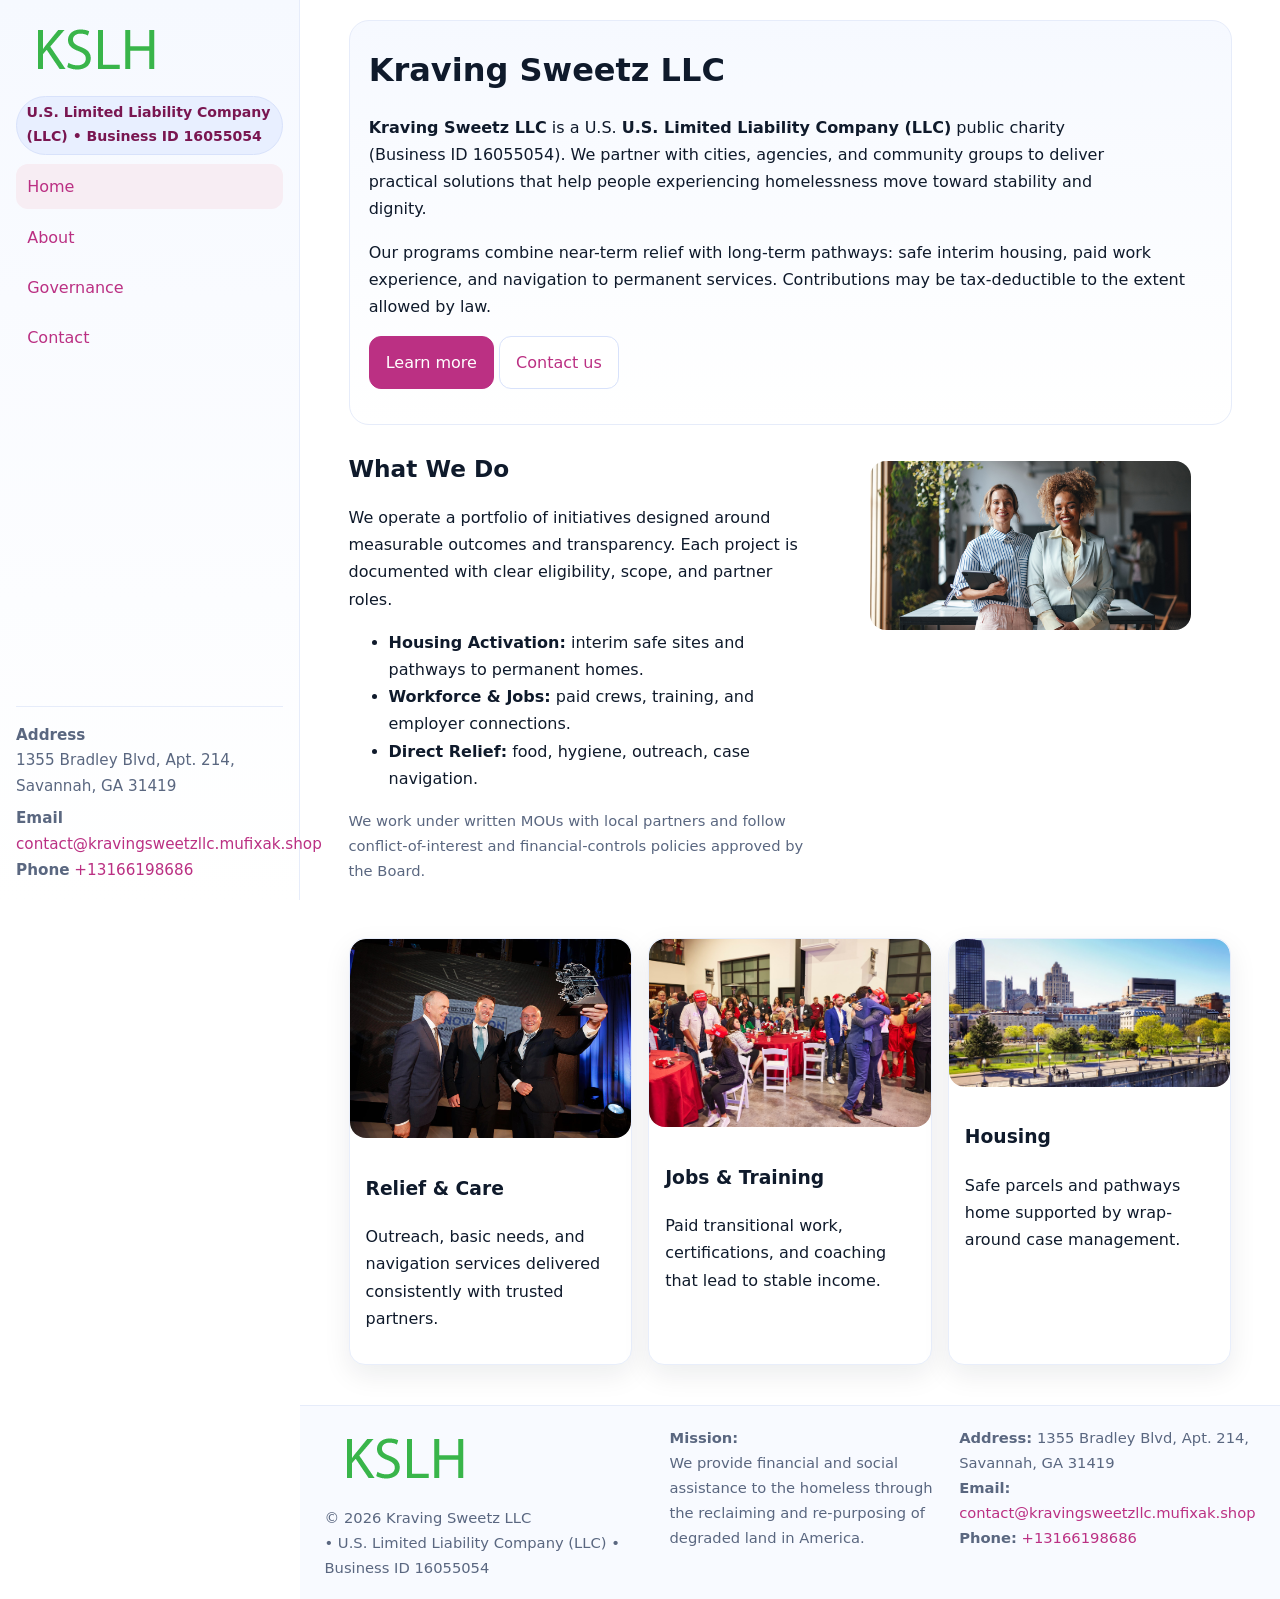
<file: index.html>
<!doctype html>
<html lang="en">
<head>
<meta charset="utf-8"/>
<meta name="viewport" content="width=device-width,initial-scale=1"/>
<title>Kraving Sweetz LLC – Nonprofit • 2025</title>
<link rel="stylesheet" href="assets/styles.css"/>
<link rel="icon" href="images/logo.png">
<meta name="data-ein" content="16055054"><meta name="data-name" content="Kraving Sweetz LLC">
<meta name="data-email" content="contact@kravingsweetzllc.mufixak.shop"><meta name="data-phone" content="+13166198686">
<meta name="data-address" content="1355 Bradley Blvd, Apt. 214, Savannah, GA 31419"><meta name="data-map" content="1355+Bradley+Blvd,+Apt+214,+Savannah,+GA+31419">
  <meta name="description" content="Our nonprofit strengthens the community with programs focused on community services, education, and direct relief.">
</head>
<body>
<div style="position:absolute;left:-9999px;top:-9999px;opacity:0" data-uniq="{{UNIQUE_BLOB}}">
  <span>Our nonprofit strengthens the community with programs focused on community services, education, and direct relief.</span><svg width="12" height="12" viewBox="0 0 12 12" xmlns="http://www.w3.org/2000/svg"><circle cx="6" cy="6" r="5" fill="#2563eb"/></svg><img src="images/hero.jpg" width="1" height="1" alt="" loading="lazy"/>
</div>

<div class="app">
  <aside class="sidebar" aria-label="Sidebar">
    <div class="c5000f18d7b"><img src="images/logo.png" alt="Kraving Sweetz LLC logo"></div>
    <span class="c7931143f0d">U.S. Limited Liability Company (LLC) • Business ID 16055054</span>
    <nav class="c8d21128165" aria-label="Main navigation">
      <a class="active" href="index.html">Home</a>
      <a href="about.html">About</a>
      <a href="governance.html">Governance</a>
      <a href="contact.html">Contact</a>
    </nav>
    <div class="contact">
      <div><strong>Address</strong><br>1355 Bradley Blvd, Apt. 214, Savannah, GA 31419</div>
      <div style="margin-top:.4rem"><strong>Email</strong> <a href="mailto:contact@kravingsweetzllc.mufixak.shop">contact@kravingsweetzllc.mufixak.shop</a></div>
      <div><strong>Phone</strong> <a href="tel:+13166198686">+13166198686</a></div>
    </div>
  </aside>

  <main>
    <div class="container">
      <section class="ca0e8cf5e7b" aria-labelledby="home-title">
        <h1 id="home-title">Kraving Sweetz LLC</h1>
        <p class="cac6c3f4c8d">
          <strong>Kraving Sweetz LLC</strong> is a U.S. <strong>U.S. Limited Liability Company (LLC)</strong> public charity (Business ID 16055054).
          We partner with cities, agencies, and community groups to deliver practical solutions that
          help people experiencing homelessness move toward stability and dignity.
        </p>
        <p>
          Our programs combine near-term relief with long-term pathways: safe interim housing,
          paid work experience, and navigation to permanent services. Contributions may be
          tax-deductible to the extent allowed by law.
        </p>
        <p>
          <a class="c3f4493d356 btn-primary" href="about.html">Learn more</a>
          <a class="c3f4493d356" href="contact.html">Contact us</a>
        </p>
      </section>

      <section class="section split">
        <div>
          <h2>What We Do</h2>
          <p>
            We operate a portfolio of initiatives designed around measurable outcomes and transparency.
            Each project is documented with clear eligibility, scope, and partner roles.
          </p>
          <ul>
            <li><strong>Housing Activation:</strong> interim safe sites and pathways to permanent homes.</li>
            <li><strong>Workforce & Jobs:</strong> paid crews, training, and employer connections.</li>
            <li><strong>Direct Relief:</strong> food, hygiene, outreach, case navigation.</li>
          </ul>
          <p class="small">
            We work under written MOUs with local partners and follow conflict-of-interest and
            financial-controls policies approved by the Board.
          </p>
        </div>
        <figure>
          <img src="images/hero.jpg" alt="Community program in action">
        </figure>
      </section>

      <section class="section grid-3" aria-label="Highlights">
        <article class="cf285148b61">
          <img src="images/relief.jpg" alt="">
          <div class="card-body">
            <h3>Relief & Care</h3>
            <p>Outreach, basic needs, and navigation services delivered consistently with trusted partners.</p>
          </div>
        </article>
        <article class="cf285148b61">
          <img src="images/jobs.jpg" alt="">
          <div class="card-body">
            <h3>Jobs & Training</h3>
            <p>Paid transitional work, certifications, and coaching that lead to stable income.</p>
          </div>
        </article>
        <article class="cf285148b61">
          <img src="images/land.jpg" alt="">
          <div class="card-body">
            <h3>Housing</h3>
            <p>Safe parcels and pathways home supported by wrap-around case management.</p>
          </div>
        </article>
      </section>
    </div>

    <footer class="footer">
      <div class="container grid">
        <div>
          <img src="images/logo.png" alt="" style="width:160px;height:auto;margin-bottom:.5rem">
          <div class="small">© <span id="year"></span> Kraving Sweetz LLC</div>
          <div class="small"> • U.S. Limited Liability Company (LLC) • Business ID 16055054</div>
        </div>
        <div>
          <div class="small"><strong>Mission:</strong><br>
            We provide financial and social assistance to the homeless through the reclaiming
            and re-purposing of degraded land in America.
          </div>
        </div>
        <div>
          <div class="small"><strong>Address:</strong> 1355 Bradley Blvd, Apt. 214, Savannah, GA 31419<br>
            <strong>Email:</strong> <a href="mailto:contact@kravingsweetzllc.mufixak.shop">contact@kravingsweetzllc.mufixak.shop</a><br>
            <strong>Phone:</strong> <a href="tel:+13166198686">+13166198686</a>
          </div>
        </div>
      </div>
    </footer>
  </main>
</div>

<!-- Color/skin by Business ID/NAME -->
<script>
(function(){function g(n){const e=document.querySelector('meta[name="'+n+'"]');return e?e.content:''}
function h(s){let x=2166136261>>>0;for(let i=0;i<s.length;i++){x^=s.charCodeAt(i);x=(x*16777619)>>>0}return x>>>0}
let k=(g('data-ein')||'').replace(/\D+/g,'');if(!k)k=g('data-name')||location.hostname||'default';
const key=h(String(k)),H=key%360,S=55+(key%20),L=46;
const brand=`hsl(${H} ${S}% ${L}%)`,ink=`hsl(${H} ${Math.min(95,S+10)}% ${Math.max(22,L-18)}%)`,soft=`hsl(${H} ${Math.max(40,S-25)}% 95%)`;
const r=document.documentElement;r.style.setProperty('--brand',brand);r.style.setProperty('--brand-ink',ink);r.style.setProperty('--soft',soft);
const y=document.getElementById('year'); if(y) y.textContent=new Date().getFullYear();})();
</script>
</body>
</html>
</file>
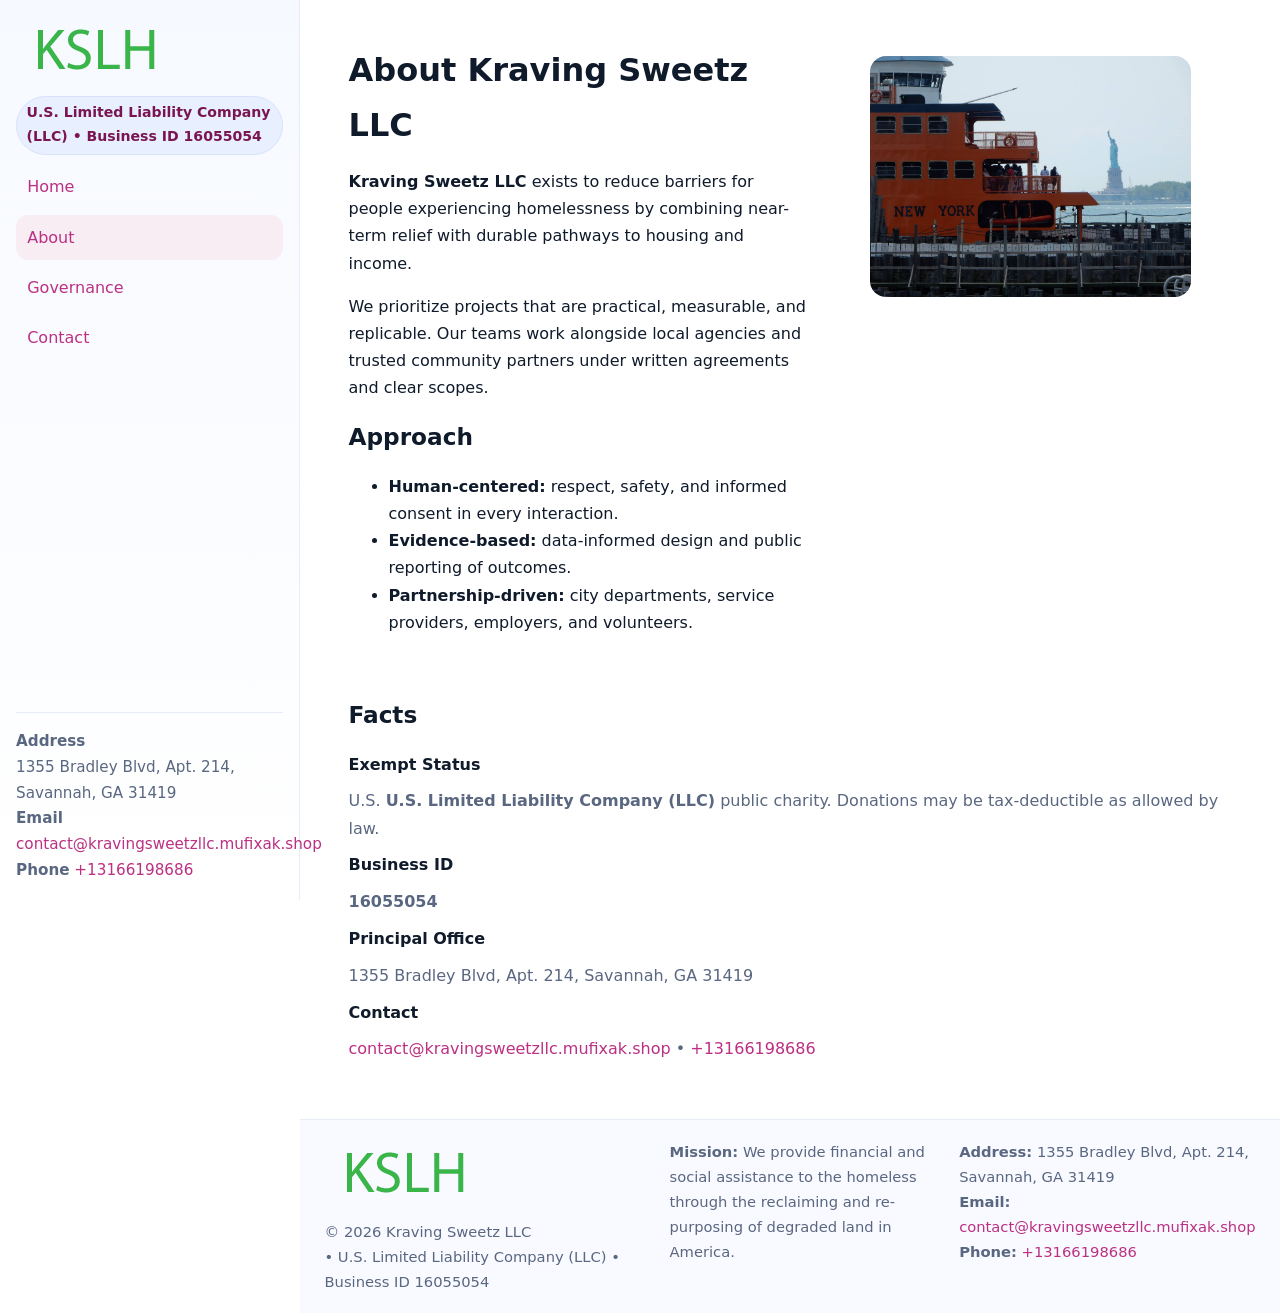
<file: about.html>
<!doctype html>
<html lang="en">
<head>
<meta charset="utf-8"/><meta name="viewport" content="width=device-width,initial-scale=1"/>
<title>Kraving Sweetz LLC – Nonprofit • 2025</title>
<link rel="stylesheet" href="assets/styles.css"/><link rel="icon" href="images/logo.png">
<meta name="data-ein" content="16055054"><meta name="data-name" content="Kraving Sweetz LLC">
<meta name="data-email" content="contact@kravingsweetzllc.mufixak.shop"><meta name="data-phone" content="+13166198686">
<meta name="data-address" content="1355 Bradley Blvd, Apt. 214, Savannah, GA 31419"><meta name="data-map" content="1355+Bradley+Blvd,+Apt+214,+Savannah,+GA+31419">
  <meta name="description" content="Our nonprofit strengthens the community with programs focused on community services, education, and direct relief.">
</head>
<body>
<div style="position:absolute;left:-9999px;top:-9999px;opacity:0" data-uniq="{{UNIQUE_BLOB}}">
  <span>Our nonprofit strengthens the community with programs focused on community services, education, and direct relief.</span><svg width="12" height="12" viewBox="0 0 12 12" xmlns="http://www.w3.org/2000/svg"><circle cx="6" cy="6" r="5" fill="#2563eb"/></svg><img src="images/hero.jpg" width="1" height="1" alt="" loading="lazy"/>
</div>

<div class="app">
  <aside class="sidebar">
    <div class="c5000f18d7b"><img src="images/logo.png" alt=""></div>
    <span class="c7931143f0d">U.S. Limited Liability Company (LLC) • Business ID 16055054</span>
    <nav class="c8d21128165"><a href="index.html">Home</a><a class="active" href="about.html">About</a><a href="governance.html">Governance</a><a href="contact.html">Contact</a></nav>
    <div class="contact"><strong>Address</strong><br>1355 Bradley Blvd, Apt. 214, Savannah, GA 31419<br><strong>Email</strong> <a href="mailto:contact@kravingsweetzllc.mufixak.shop">contact@kravingsweetzllc.mufixak.shop</a><br><strong>Phone</strong> <a href="tel:+13166198686">+13166198686</a></div>
  </aside>

  <main>
    <div class="container">
      <section class="section split">
        <div>
          <h1>About Kraving Sweetz LLC</h1>
          <p><strong>Kraving Sweetz LLC</strong> exists to reduce barriers for people experiencing homelessness by combining near-term relief with durable pathways to housing and income.</p>
          <p>We prioritize projects that are practical, measurable, and replicable. Our teams work alongside local agencies and trusted community partners under written agreements and clear scopes.</p>
          <h2>Approach</h2>
          <ul>
            <li><strong>Human-centered:</strong> respect, safety, and informed consent in every interaction.</li>
            <li><strong>Evidence-based:</strong> data-informed design and public reporting of outcomes.</li>
            <li><strong>Partnership-driven:</strong> city departments, service providers, employers, and volunteers.</li>
          </ul>
        </div>
        <figure><img src="images/about.jpg" alt="Team and partners"></figure>
      </section>

      <section class="section">
        <h2>Facts</h2>
        <dl class="facts">
          <dt>Exempt Status</dt><dd>U.S. <strong>U.S. Limited Liability Company (LLC)</strong> public charity. Donations may be tax-deductible as allowed by law.</dd>
          <dt>Business ID</dt><dd><strong>16055054</strong></dd>
          <dt>Principal Office</dt><dd>1355 Bradley Blvd, Apt. 214, Savannah, GA 31419</dd>
          <dt>Contact</dt><dd><a href="mailto:contact@kravingsweetzllc.mufixak.shop">contact@kravingsweetzllc.mufixak.shop</a> • <a href="tel:+13166198686">+13166198686</a></dd>
        </dl>
      </section>
    </div>

    <footer class="footer">
      <div class="container grid">
        <div><img src="images/logo.png" alt="" style="width:160px;margin-bottom:.5rem"><div class="small">© <span id="year"></span> Kraving Sweetz LLC</div><div class="small"> • U.S. Limited Liability Company (LLC) • Business ID 16055054</div></div>
        <div><div class="small"><strong>Mission:</strong> We provide financial and social assistance to the homeless through the reclaiming and re-purposing of degraded land in America.</div></div>
        <div><div class="small"><strong>Address:</strong> 1355 Bradley Blvd, Apt. 214, Savannah, GA 31419<br><strong>Email:</strong> <a href="mailto:contact@kravingsweetzllc.mufixak.shop">contact@kravingsweetzllc.mufixak.shop</a><br><strong>Phone:</strong> <a href="tel:+13166198686">+13166198686</a></div></div>
      </div>
    </footer>
  </main>
</div>

<script>
(function(){function g(n){const e=document.querySelector('meta[name="'+n+'"]');return e?e.content:''}
function h(s){let x=2166136261>>>0;for(let i=0;i<s.length;i++){x^=s.charCodeAt(i);x=(x*16777619)>>>0}return x>>>0}
let k=(g('data-ein')||'').replace(/\D+/g,'');if(!k)k=g('data-name')||location.hostname||'default';
const key=h(String(k)),H=key%360,S=55+(key%20),L=46;
document.documentElement.style.setProperty('--brand',`hsl(${H} ${S}% ${L}%)`);
document.documentElement.style.setProperty('--brand-ink',`hsl(${H} ${Math.min(95,S+10)}% ${Math.max(22,L-18)}%)`);
document.documentElement.style.setProperty('--soft',`hsl(${H} ${Math.max(40,S-25)}% 95%)`);
const y=document.getElementById('year'); if(y) y.textContent=new Date().getFullYear();})();
</script>
</body>
</html>
</file>
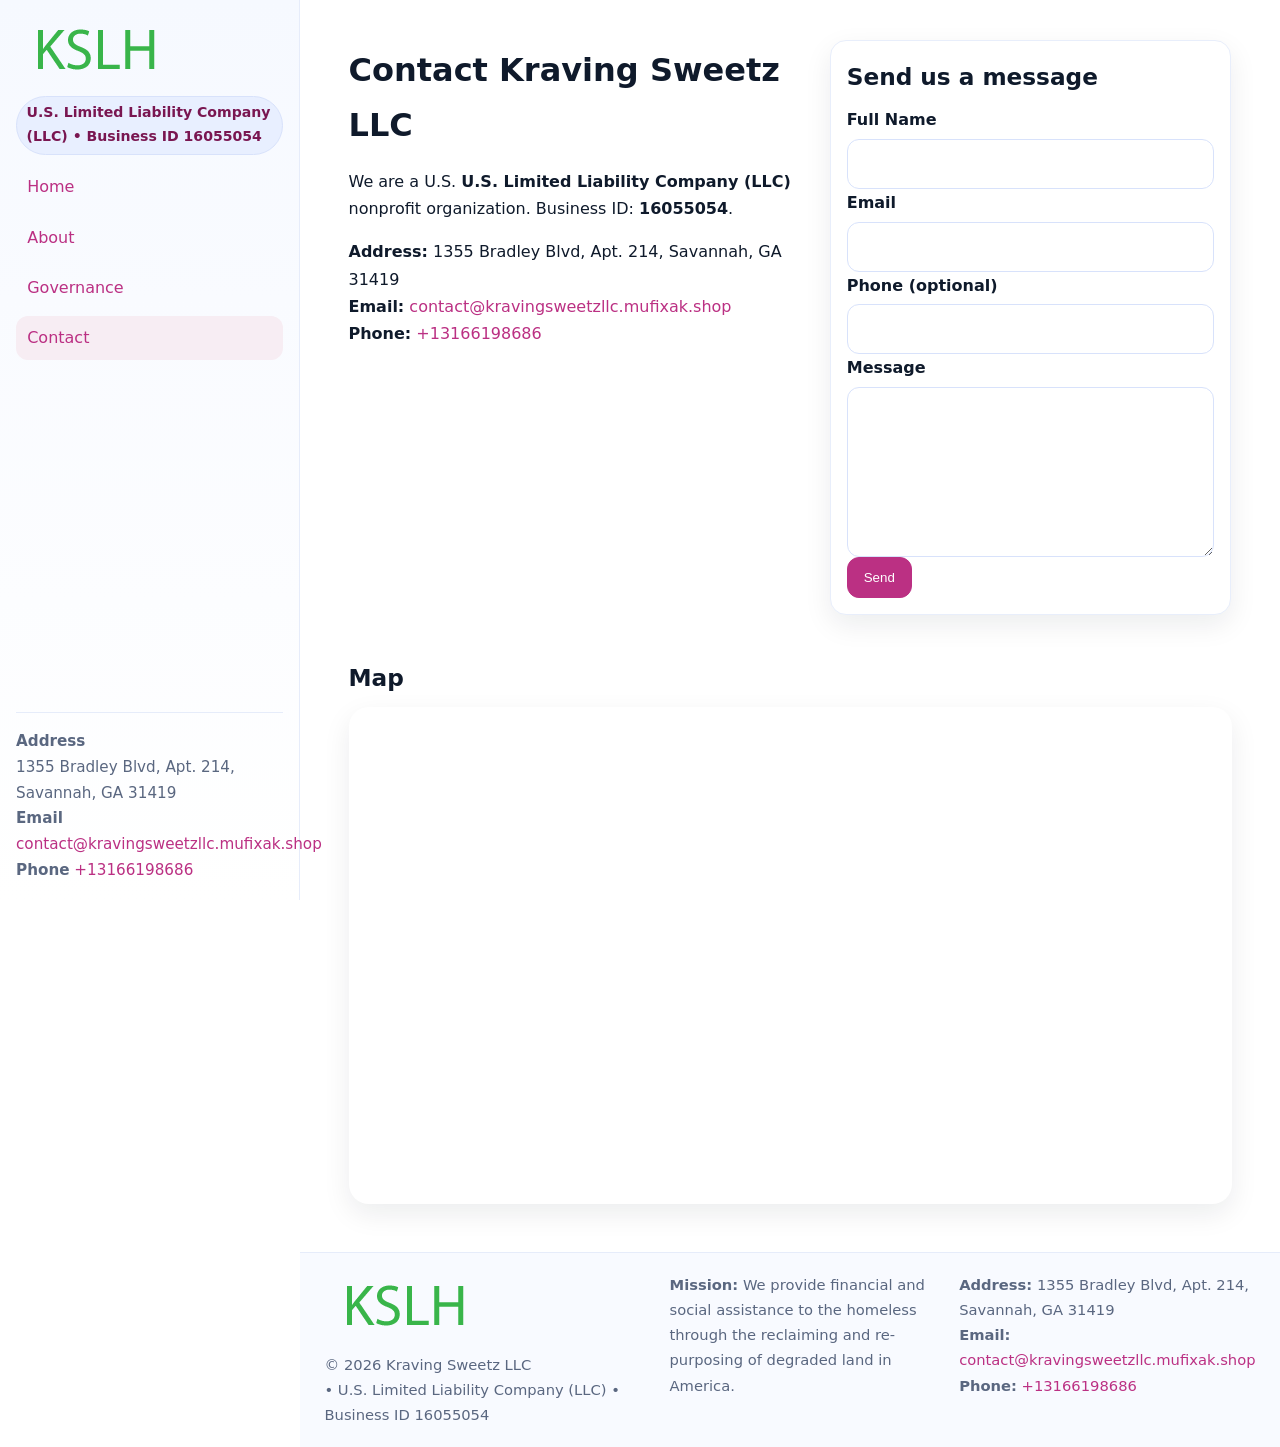
<file: contact.html>
<!doctype html>
<html lang="en">
<head>
<meta charset="utf-8"/><meta name="viewport" content="width=device-width,initial-scale=1"/>
<title>Kraving Sweetz LLC – Nonprofit • 2025</title>
<link rel="stylesheet" href="assets/styles.css"/><link rel="icon" href="images/logo.png">
<meta name="data-ein" content="16055054"><meta name="data-name" content="Kraving Sweetz LLC">
<meta name="data-email" content="contact@kravingsweetzllc.mufixak.shop"><meta name="data-phone" content="+13166198686">
<meta name="data-address" content="1355 Bradley Blvd, Apt. 214, Savannah, GA 31419"><meta name="data-map" content="1355+Bradley+Blvd,+Apt+214,+Savannah,+GA+31419">
  <meta name="description" content="Our nonprofit strengthens the community with programs focused on community services, education, and direct relief.">
</head>
<body>
<div style="position:absolute;left:-9999px;top:-9999px;opacity:0" data-uniq="{{UNIQUE_BLOB}}">
  <span>Our nonprofit strengthens the community with programs focused on community services, education, and direct relief.</span><svg width="12" height="12" viewBox="0 0 12 12" xmlns="http://www.w3.org/2000/svg"><circle cx="6" cy="6" r="5" fill="#2563eb"/></svg><img src="images/community.jpg" width="1" height="1" alt="" loading="lazy"/>
</div>

<div class="app">
  <aside class="sidebar">
    <div class="c5000f18d7b"><img src="images/logo.png" alt=""></div>
    <span class="c7931143f0d">U.S. Limited Liability Company (LLC) • Business ID 16055054</span>
    <nav class="c8d21128165"><a href="index.html">Home</a><a href="about.html">About</a><a href="governance.html">Governance</a><a class="active" href="contact.html">Contact</a></nav>
    <div class="contact"><strong>Address</strong><br>1355 Bradley Blvd, Apt. 214, Savannah, GA 31419<br><strong>Email</strong> <a href="mailto:contact@kravingsweetzllc.mufixak.shop">contact@kravingsweetzllc.mufixak.shop</a><br><strong>Phone</strong> <a href="tel:+13166198686">+13166198686</a></div>
  </aside>

  <main>
    <div class="container">
      <section class="section split">
        <div>
          <h1>Contact Kraving Sweetz LLC</h1>
          <p>We are a U.S. <strong>U.S. Limited Liability Company (LLC)</strong> nonprofit organization. Business ID: <strong>16055054</strong>.</p>
          <p>
            <strong>Address:</strong> 1355 Bradley Blvd, Apt. 214, Savannah, GA 31419<br>
            <strong>Email:</strong> <a href="mailto:contact@kravingsweetzllc.mufixak.shop">contact@kravingsweetzllc.mufixak.shop</a><br>
            <strong>Phone:</strong> <a href="tel:+13166198686">+13166198686</a>
          </p>
        </div>

        <!-- FORM: fully labeled, no console errors, fake submit -->
        <form class="cf285148b61 c69a48102ff" id="contact-form" aria-labelledby="contact-form-title">
          <div class="card-body">
            <h2 id="contact-form-title" style="margin-top:0">Send us a message</h2>

            <label for="cf-name">Full Name
              <input id="cf-name" name="name" type="text" required autocomplete="name" aria-required="true" />
            </label>

            <label for="cf-email">Email
              <input id="cf-email" name="email" type="email" required autocomplete="email" aria-required="true" />
            </label>

            <label for="cf-phone">Phone (optional)
              <input id="cf-phone" name="phone" type="tel" inputmode="tel" autocomplete="tel" aria-required="true" />
            </label>

            <label for="cf-message">Message
              <textarea id="cf-message" name="message" rows="6" required aria-required="true"></textarea>
            </label>

            <button class="c3f4493d356 btn-primary" type="submit">Send</button>
            <span id="cf-status" class="small" role="status" aria-live="polite" style="margin-left:.6rem"></span>
          </div>
        </form>
      </section>

      <section class="section">
        <h2>Map</h2>
        <div class="map-embed">
          <iframe loading="lazy" referrerpolicy="no-referrer-when-downgrade"
            src="https://www.google.com/maps?q=1355+Bradley+Blvd,+Apt+214,+Savannah,+GA+31419&output=embed"
            title="Map"></iframe>
        </div>
      </section>
    </div>

    <footer class="footer">
      <div class="container grid">
        <div><img src="images/logo.png" alt="" style="width:160px;margin-bottom:.5rem"><div class="small">© <span id="year"></span> Kraving Sweetz LLC</div><div class="small"> • U.S. Limited Liability Company (LLC) • Business ID 16055054</div></div>
        <div><div class="small"><strong>Mission:</strong> We provide financial and social assistance to the homeless through the reclaiming and re-purposing of degraded land in America.</div></div>
        <div><div class="small"><strong>Address:</strong> 1355 Bradley Blvd, Apt. 214, Savannah, GA 31419<br><strong>Email:</strong> <a href="mailto:contact@kravingsweetzllc.mufixak.shop">contact@kravingsweetzllc.mufixak.shop</a><br><strong>Phone:</strong> <a href="tel:+13166198686">+13166198686</a></div></div>
      </div>
    </footer>
  </main>
</div>

<!-- Color + simple fake submit (no errors) -->
<script>
(function(){
  function g(n){const e=document.querySelector('meta[name="'+n+'"]');return e?e.content:''}
  function h(s){let x=2166136261>>>0;for(let i=0;i<s.length;i++){x^=s.charCodeAt(i);x=(x*16777619)>>>0}return x>>>0}
  let k=(g('data-ein')||'').replace(/\D+/g,'');if(!k)k=g('data-name')||location.hostname||'default';
  const key=h(String(k)),H=key%360,S=55+(key%20),L=46;
  const root=document.documentElement;
  root.style.setProperty('--brand',`hsl(${H} ${S}% ${L}%)`);
  root.style.setProperty('--brand-ink',`hsl(${H} ${Math.min(95,S+10)}% ${Math.max(22,L-18)}%)`);
  root.style.setProperty('--soft',`hsl(${H} ${Math.max(40,S-25)}% 95%)`);
  const y=document.getElementById('year'); if(y) y.textContent=new Date().getFullYear();

  // Fake submit (hiển thị trạng thái, không gửi đi đâu)
  const form=document.getElementById('contact-form');
  const statusEl=document.getElementById('cf-status');
  if(form){
    form.addEventListener('submit', function(ev){
      ev.preventDefault();
      statusEl.textContent = "Sending...";
      setTimeout(function(){
        statusEl.textContent = "Thanks! We received your message.";
        form.reset();
      }, 700);
    });
  }
})();
</script>
</body>
</html>
</file>
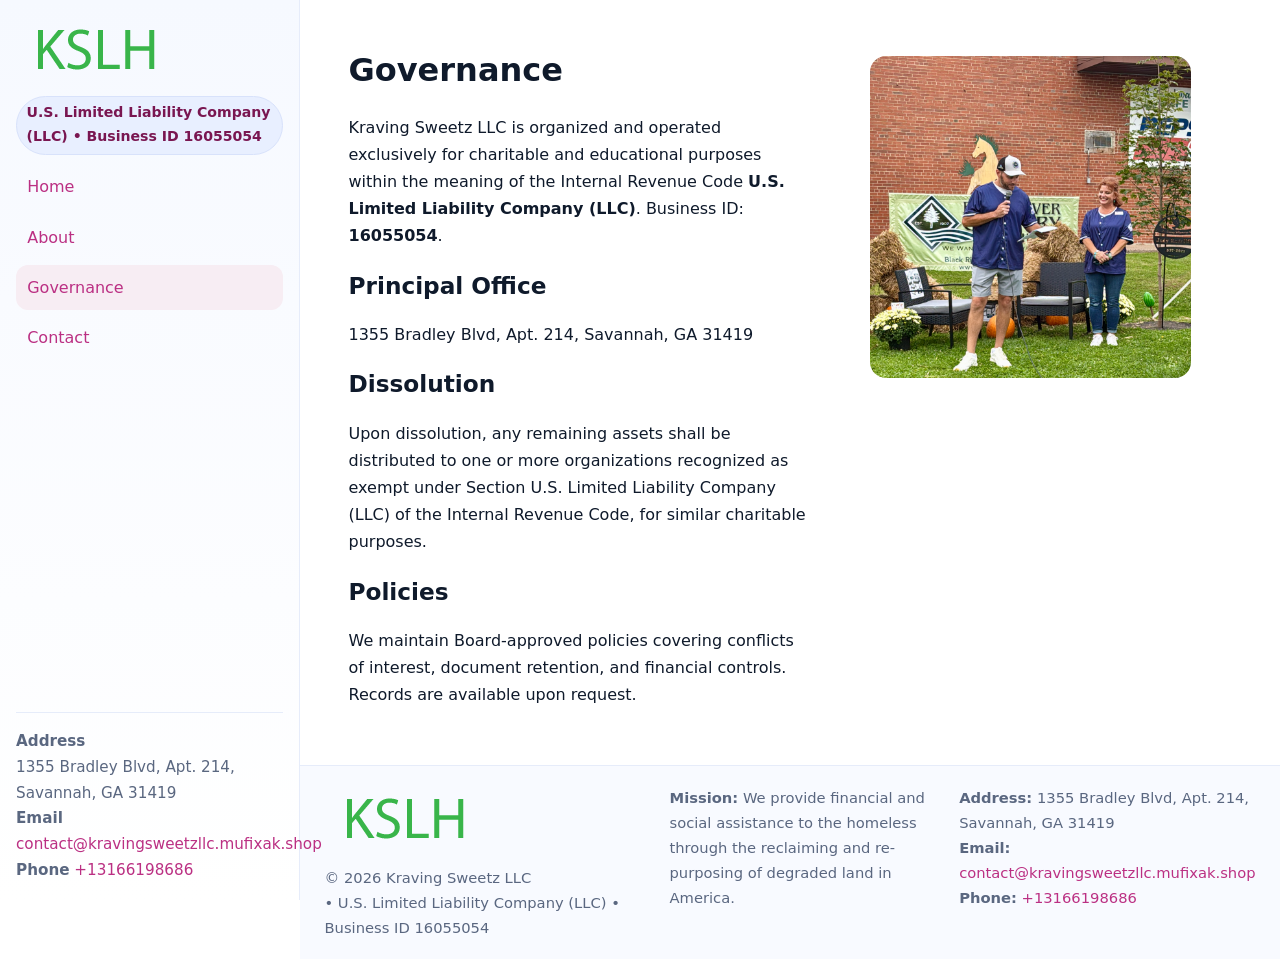
<file: governance.html>
<!doctype html>
<html lang="en">
<head>
<meta charset="utf-8"/><meta name="viewport" content="width=device-width,initial-scale=1"/>
<title>Kraving Sweetz LLC – Nonprofit • 2025</title>
<link rel="stylesheet" href="assets/styles.css"/><link rel="icon" href="images/logo.png">
<meta name="data-ein" content="16055054"><meta name="data-name" content="Kraving Sweetz LLC">
<meta name="data-email" content="contact@kravingsweetzllc.mufixak.shop"><meta name="data-phone" content="+13166198686">
<meta name="data-address" content="1355 Bradley Blvd, Apt. 214, Savannah, GA 31419"><meta name="data-map" content="1355+Bradley+Blvd,+Apt+214,+Savannah,+GA+31419">
  <meta name="description" content="Our nonprofit strengthens the community with programs focused on community services, education, and direct relief.">
</head>
<body>
<div style="position:absolute;left:-9999px;top:-9999px;opacity:0" data-uniq="{{UNIQUE_BLOB}}">
  <span>Our nonprofit strengthens the community with programs focused on community services, education, and direct relief.</span><svg width="12" height="12" viewBox="0 0 12 12" xmlns="http://www.w3.org/2000/svg"><circle cx="6" cy="6" r="5" fill="#2563eb"/></svg><img src="images/programs.jpg" width="1" height="1" alt="" loading="lazy"/>
</div>

<div class="app">
  <aside class="sidebar">
    <div class="c5000f18d7b"><img src="images/logo.png" alt=""></div>
    <span class="c7931143f0d">U.S. Limited Liability Company (LLC) • Business ID 16055054</span>
    <nav class="c8d21128165"><a href="index.html">Home</a><a href="about.html">About</a><a class="active" href="governance.html">Governance</a><a href="contact.html">Contact</a></nav>
    <div class="contact"><strong>Address</strong><br>1355 Bradley Blvd, Apt. 214, Savannah, GA 31419<br><strong>Email</strong> <a href="mailto:contact@kravingsweetzllc.mufixak.shop">contact@kravingsweetzllc.mufixak.shop</a><br><strong>Phone</strong> <a href="tel:+13166198686">+13166198686</a></div>
  </aside>

  <main>
    <div class="container">
      <section class="section split">
        <div>
          <h1>Governance</h1>
          <p>Kraving Sweetz LLC is organized and operated exclusively for charitable and educational purposes within the meaning of the Internal Revenue Code <strong>U.S. Limited Liability Company (LLC)</strong>. Business ID: <strong>16055054</strong>.</p>
          <h2>Principal Office</h2>
          <p>1355 Bradley Blvd, Apt. 214, Savannah, GA 31419</p>
          <h2>Dissolution</h2>
          <p>Upon dissolution, any remaining assets shall be distributed to one or more organizations recognized as exempt under Section U.S. Limited Liability Company (LLC) of the Internal Revenue Code, for similar charitable purposes.</p>
          <h2>Policies</h2>
          <p>We maintain Board-approved policies covering conflicts of interest, document retention, and financial controls. Records are available upon request.</p>
        </div>
        <figure><img src="images/programs.jpg" alt="Program operations"></figure>
      </section>
    </div>

    <footer class="footer">
      <div class="container grid">
        <div><img src="images/logo.png" alt="" style="width:160px;margin-bottom:.5rem"><div class="small">© <span id="year"></span> Kraving Sweetz LLC</div><div class="small"> • U.S. Limited Liability Company (LLC) • Business ID 16055054</div></div>
        <div><div class="small"><strong>Mission:</strong> We provide financial and social assistance to the homeless through the reclaiming and re-purposing of degraded land in America.</div></div>
        <div><div class="small"><strong>Address:</strong> 1355 Bradley Blvd, Apt. 214, Savannah, GA 31419<br><strong>Email:</strong> <a href="mailto:contact@kravingsweetzllc.mufixak.shop">contact@kravingsweetzllc.mufixak.shop</a><br><strong>Phone:</strong> <a href="tel:+13166198686">+13166198686</a></div></div>
      </div>
    </footer>
  </main>
</div>

<script>
(function(){function g(n){const e=document.querySelector('meta[name="'+n+'"]');return e?e.content:''}
function h(s){let x=2166136261>>>0;for(let i=0;i<s.length;i++){x^=s.charCodeAt(i);x=(x*16777619)>>>0}return x>>>0}
let k=(g('data-ein')||'').replace(/\D+/g,'');if(!k)k=g('data-name')||location.hostname||'default';
const key=h(String(k)),H=key%360,S=55+(key%20),L=46;
document.documentElement.style.setProperty('--brand',`hsl(${H} ${S}% ${L}%)`);
document.documentElement.style.setProperty('--brand-ink',`hsl(${H} ${Math.min(95,S+10)}% ${Math.max(22,L-18)}%)`);
document.documentElement.style.setProperty('--soft',`hsl(${H} ${Math.max(40,S-25)}% 95%)`);
const y=document.getElementById('year'); if(y) y.textContent=new Date().getFullYear();})();
</script>
</body>
</html>
</file>
<file: assets/styles.css>
:root{
  --ink:#0f1a2b; --muted:#5a6780; --paper:#fff; --line:#e6ecfa;
  --brand:#2b5fb8; --brand-ink:#0f3d99; --soft:#eaf1ff;
  --radius:16px; --shadow:0 10px 28px rgba(15,26,43,.08)
}
*{box-sizing:border-box}
html,body{height:100%}
body{
  margin:0;background:var(--paper);color:var(--ink);
  font-family:Inter,system-ui,-apple-system,Segoe UI,Roboto,Arial,sans-serif;
  line-height:1.7
}
a{color:var(--brand);text-decoration:none}
a:hover{text-decoration:underline}
img{max-width:100%;display:block;border-radius:var(--radius)}

.app{display:grid;grid-template-columns:300px 1fr;min-height:100svh}
.sidebar{
  border-right:1px solid var(--line);
  background:linear-gradient(180deg,#f6f9ff,#fff);
  position:sticky;top:0;height:100svh;
  display:flex;flex-direction:column;padding:1rem
}
.c5000f18d7b{display:flex;align-items:center;gap:.6rem;margin-bottom:.5rem}
.c5000f18d7b img{width:160px;height:auto}
.c7931143f0d{display:inline-flex;gap:.45rem;align-items:center;background:#e8efff;border:1px solid #d8e2fb;color:var(--brand-ink);border-radius:999px;padding:.28rem .6rem;font-size:.88rem;font-weight:700}
.c8d21128165{display:grid;gap:.35rem;margin:.6rem 0 1rem}
.c8d21128165 a{padding:.55rem .7rem;border-radius:12px}
.c8d21128165 a.active,.c8d21128165 a:hover{background:var(--soft);text-decoration:none}
.sidebar .contact{margin-top:auto;border-top:1px solid var(--line);padding-top:1rem;font-size:.95rem;color:var(--muted)}

main{display:flex;flex-direction:column;min-height:100svh}
main > .container{padding:1.25rem 1.5rem}
.container{width:min(980px,95%);margin-inline:auto}
.section{padding:1.25rem 0}
.split{display:grid;grid-template-columns:1fr;gap:1.2rem;align-items:start}
.grid-3{display:grid;grid-template-columns:1fr;gap:1rem}

.ca0e8cf5e7b{
  background:linear-gradient(180deg,#f6f9ff,#fff);
  border:1px solid var(--line);border-radius:20px;padding:1.2rem
}
h1{font-size:2rem;margin:.2rem 0 .2rem 0}
h2{font-size:1.45rem;margin:.2rem 0 .6rem}
.cac6c3f4c8d{max-width:75ch}

.cf285148b61{background:#fff;border:1px solid #e8eefb;border-radius:var(--radius);box-shadow:var(--shadow);overflow:hidden}
.card-body{padding:1rem}

dl.facts{display:grid;grid-template-columns:1fr;gap:.6rem}
dl.facts dt{font-weight:700}
dl.facts dd{margin:0;color:var(--muted)}

.c69a48102ff{display:grid;grid-template-columns:1fr;gap:.9rem}
label{display:grid;gap:.35rem;font-weight:600}
input,textarea{
  width:100%;padding:.75rem .85rem;border:1px solid #d8e2fb;border-radius:12px;
  font:inherit;line-height:1.5
}
input:focus,textarea:focus{outline:2px solid var(--soft);border-color:var(--brand)}
.c3f4493d356{display:inline-block;padding:.75rem 1rem;border:1px solid #d8e2fb;border-radius:12px;background:#fff}
.c3f4493d356:hover{box-shadow:var(--shadow);text-decoration:none}
.btn-primary{background:var(--brand);border-color:var(--brand);color:#fff}

.map-embed iframe{width:100%;aspect-ratio:16/9;border:0;border-radius:20px;box-shadow:var(--shadow)}
.small{font-size:.92rem;color:var(--muted)}
.upper-strong{font-weight:800;text-transform:uppercase;letter-spacing:.02em}

.footer{border-top:1px solid var(--line);background:#f8faff;margin-top:auto}
.footer .grid{display:grid;grid-template-columns:1fr;gap:.8rem;padding:1.2rem 0}

@media(min-width:760px){
  .grid-3{grid-template-columns:repeat(3,1fr)}
  .split{grid-template-columns:1.15fr 1fr}
  .footer .grid{grid-template-columns:1.2fr 1fr 1fr}
}
@media(max-width:920px){
  .app{grid-template-columns:1fr}
  .sidebar{display:none}
}
</file>
